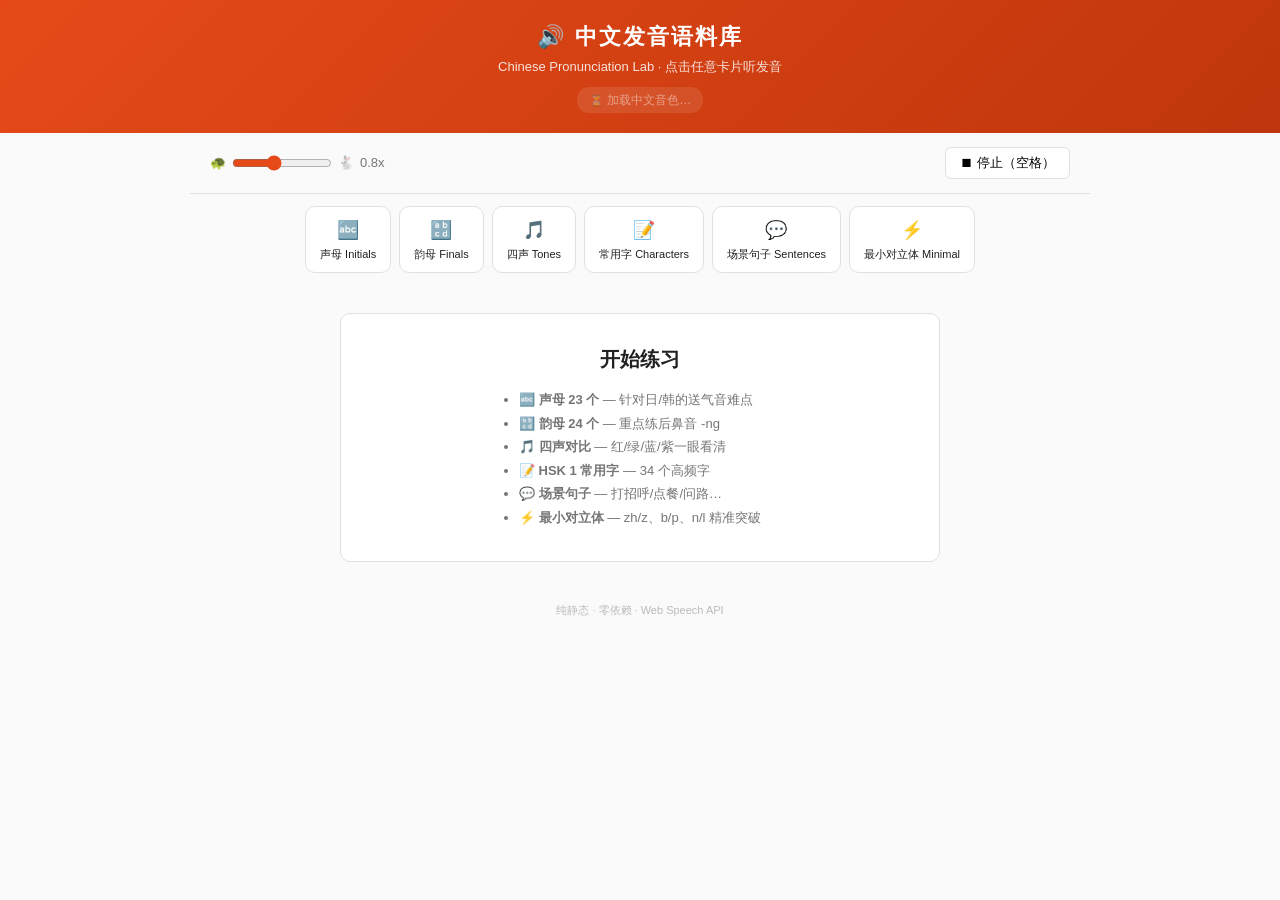
<file: index.html>
<!DOCTYPE html>
<html lang="zh-CN">
<head>
  <meta charset="UTF-8">
  <meta name="viewport" content="width=device-width, initial-scale=1.0">
  <title>中文发音语料库 · Chinese Pronunciation Lab</title>
  <link rel="icon" href="data:image/svg+xml,<svg xmlns=%22http://www.w3.org/2000/svg%22 viewBox=%220 0 100 100%22><text y=%22.9em%22 font-size=%2290%22>🔊</text></svg>">
  <link rel="stylesheet" href="css/base.css">
  <link rel="stylesheet" href="css/layout.css">
</head>
<body>

  <header class="site-header">
    <h1>🔊 中文发音语料库</h1>
    <p>Chinese Pronunciation Lab · 点击任意卡片听发音</p>
    <span id="voice-badge" class="voice-badge">⏳ 加载中文音色…</span>
  </header>

  <div class="controls" id="controls"></div>

  <nav class="site-nav" id="nav"></nav>

  <div class="home-intro">
    <h2>开始练习</h2>
    <ul>
      <li>🔤 <strong>声母 23 个</strong> — 针对日/韩的送气音难点</li>
      <li>🔡 <strong>韵母 24 个</strong> — 重点练后鼻音 -ng</li>
      <li>🎵 <strong>四声对比</strong> — 红/绿/蓝/紫一眼看清</li>
      <li>📝 <strong>HSK 1 常用字</strong> — 34 个高频字</li>
      <li>💬 <strong>场景句子</strong> — 打招呼/点餐/问路…</li>
      <li>⚡ <strong>最小对立体</strong> — zh/z、b/p、n/l 精准突破</li>
    </ul>
  </div>

  <footer>纯静态 · 零依赖 · Web Speech API</footer>

  <!-- JS: data → services → render → app -->
  <script src="js/data/initials.js"></script>
  <script src="js/data/finals.js"></script>
  <script src="js/data/tones.js"></script>
  <script src="js/data/characters.js"></script>
  <script src="js/data/scenes.js"></script>
  <script src="js/data/minimal.js"></script>
  <script src="js/data/index.js"></script>
  <script src="js/data/augment.js"></script>
  <script src="js/services/speech.js"></script>
  <script src="js/services/storage.js"></script>
  <script src="js/render/shared.js"></script>
  <script>
    // 首页特殊：只渲染 header + nav + controls
    Speech.onReady((voice) => {
      const badge = document.getElementById('voice-badge');
      badge.textContent = '🎙 ' + voice.name;
      badge.classList.add('ready');
    });
    if (!Speech.supported) badge.textContent = '❌ 不支持 Web Speech API';
    const prefs = Prefs.load();
    RenderShared.renderNav(document.getElementById('nav'), null);
    RenderShared.renderControls(
      document.getElementById('controls'),
      prefs,
      (rate) => Prefs.save({ ...prefs, rate }),
      () => { Speech.stop(); document.querySelectorAll('.playing').forEach(el => el.classList.remove('playing')); }
    );
    document.addEventListener('keydown', (e) => {
      if (e.code === 'Space' && !['INPUT','TEXTAREA'].includes(e.target.tagName)) {
        e.preventDefault(); Speech.stop();
      }
    });
  </script>

</body>
</html>
</file>
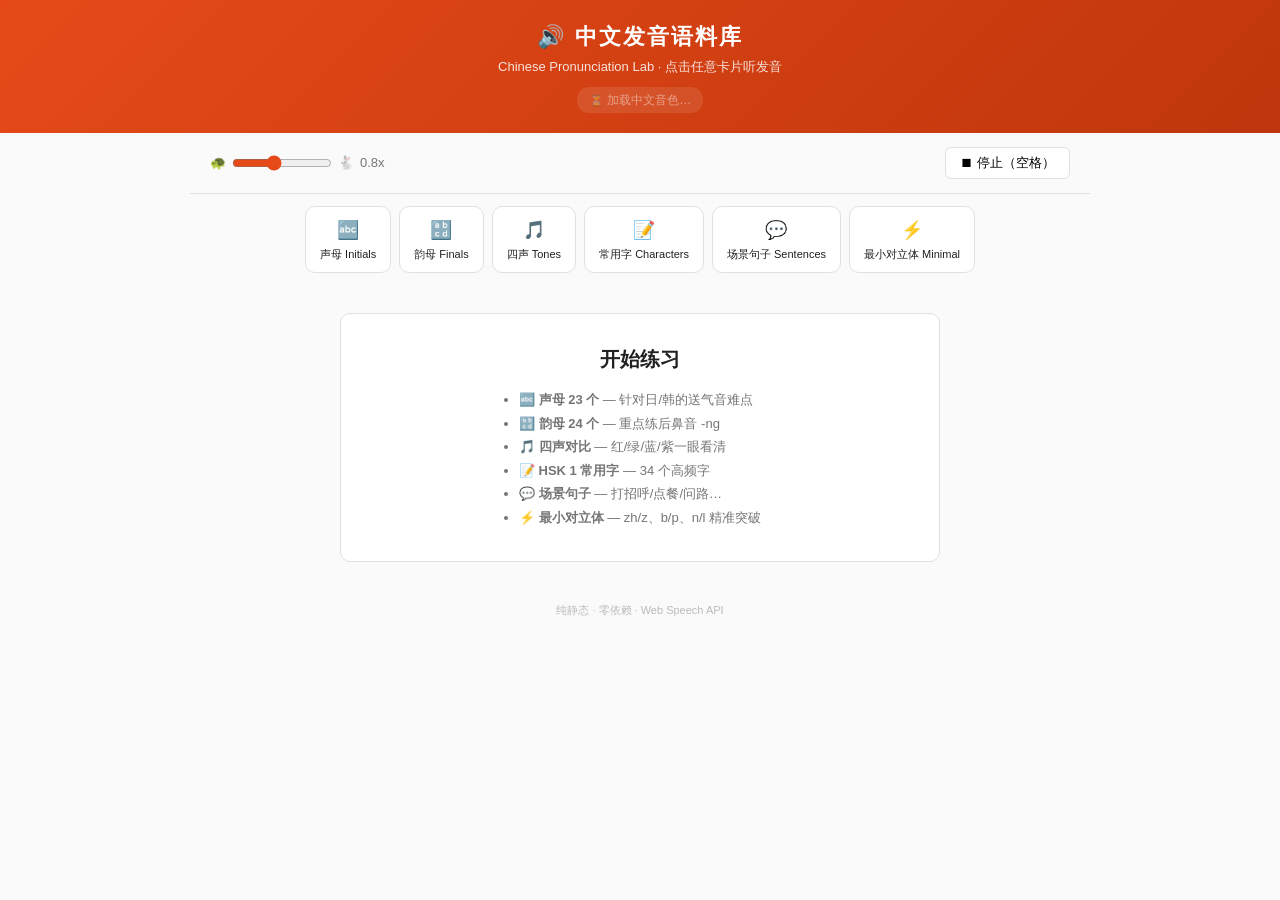
<file: public/index.html>
<!DOCTYPE html>
<html lang="zh-CN">
<head>
  <meta charset="UTF-8">
  <meta name="viewport" content="width=device-width, initial-scale=1.0">
  <title>中文发音语料库 · Chinese Pronunciation Lab</title>
  <link rel="icon" href="data:image/svg+xml,<svg xmlns=%22http://www.w3.org/2000/svg%22 viewBox=%220 0 100 100%22><text y=%22.9em%22 font-size=%2290%22>🔊</text></svg>">
  <link rel="stylesheet" href="css/base.css">
  <link rel="stylesheet" href="css/layout.css">
</head>
<body>

  <header class="site-header">
    <h1>🔊 中文发音语料库</h1>
    <p>Chinese Pronunciation Lab · 点击任意卡片听发音</p>
    <span id="voice-badge" class="voice-badge">⏳ 加载中文音色…</span>
  </header>

  <div class="controls" id="controls"></div>

  <nav class="site-nav" id="nav"></nav>

  <div class="home-intro">
    <h2>开始练习</h2>
    <ul>
      <li>🔤 <strong>声母 23 个</strong> — 针对日/韩的送气音难点</li>
      <li>🔡 <strong>韵母 24 个</strong> — 重点练后鼻音 -ng</li>
      <li>🎵 <strong>四声对比</strong> — 红/绿/蓝/紫一眼看清</li>
      <li>📝 <strong>HSK 1 常用字</strong> — 34 个高频字</li>
      <li>💬 <strong>场景句子</strong> — 打招呼/点餐/问路…</li>
      <li>⚡ <strong>最小对立体</strong> — zh/z、b/p、n/l 精准突破</li>
    </ul>
  </div>

  <footer>纯静态 · 零依赖 · Web Speech API</footer>

  <!-- JS: data → services → render → app -->
  <script src="js/data/initials.js"></script>
  <script src="js/data/finals.js"></script>
  <script src="js/data/tones.js"></script>
  <script src="js/data/characters.js"></script>
  <script src="js/data/scenes.js"></script>
  <script src="js/data/minimal.js"></script>
  <script src="js/data/index.js"></script>
  <script src="js/services/speech.js"></script>
  <script src="js/services/storage.js"></script>
  <script src="js/render/shared.js"></script>
  <script>
    // 首页特殊：只渲染 header + nav + controls
    Speech.onReady((voice) => {
      const badge = document.getElementById('voice-badge');
      badge.textContent = '🎙 ' + voice.name;
      badge.classList.add('ready');
    });
    if (!Speech.supported) badge.textContent = '❌ 不支持 Web Speech API';
    const prefs = Prefs.load();
    RenderShared.renderNav(document.getElementById('nav'), null);
    RenderShared.renderControls(
      document.getElementById('controls'),
      prefs,
      (rate) => Prefs.save({ ...prefs, rate }),
      () => { Speech.stop(); document.querySelectorAll('.playing').forEach(el => el.classList.remove('playing')); }
    );
    document.addEventListener('keydown', (e) => {
      if (e.code === 'Space' && !['INPUT','TEXTAREA'].includes(e.target.tagName)) {
        e.preventDefault(); Speech.stop();
      }
    });
  </script>

</body>
</html>
</file>
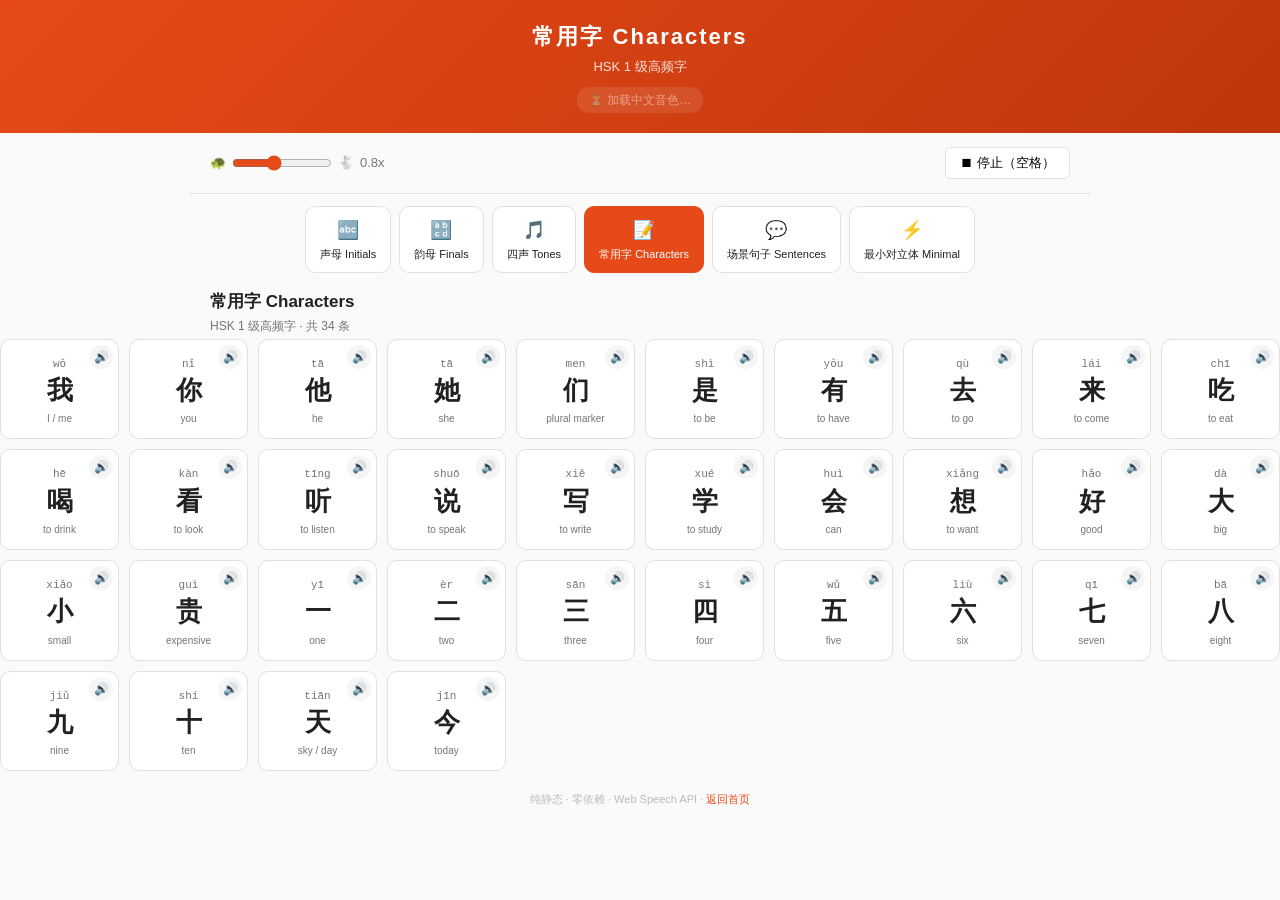
<file: pages/characters.html>
<!DOCTYPE html>
<html lang="zh-CN" data-page="characters">
<head>
  <meta charset="UTF-8">
  <meta name="viewport" content="width=device-width, initial-scale=1.0">
  <title>characters · 中文发音语料库</title>
  <link rel="icon" href="../">
  <link rel="stylesheet" href="../css/base.css">
  <link rel="stylesheet" href="../css/layout.css">
  <link rel="stylesheet" href="../css/cards.css">
</head>
<body data-page="characters">

  <header class="site-header" id="header"></header>
  <div class="controls" id="controls"></div>
  <nav class="site-nav" id="nav"></nav>
  <div class="group-header" id="group-header"></div>
  <main class="site-main" id="cards"></main>
  <footer>纯静态 · 零依赖 · Web Speech API · <a href="../index.html">返回首页</a></footer>

  <!-- JS: data -->
  <script src="../js/data/initials.js"></script>
  <script src="../js/data/finals.js"></script>
  <script src="../js/data/tones.js"></script>
  <script src="../js/data/characters.js"></script>
  <script src="../js/data/scenes.js"></script>
  <script src="../js/data/minimal.js"></script>
  <script src="../js/data/index.js"></script>
  <script src="../js/data/augment.js"></script>
  <!-- services -->
  <script src="../js/services/speech.js"></script>
  <script src="../js/services/storage.js"></script>
  <!-- render -->
  <script src="../js/render/shared.js"></script>
  <script src="../js/render/cards.js"></script>
  <script src="../js/render/pairs.js"></script>
  <!-- app entry -->
  <script src="../js/app.js"></script>
</body>
</html>
</file>
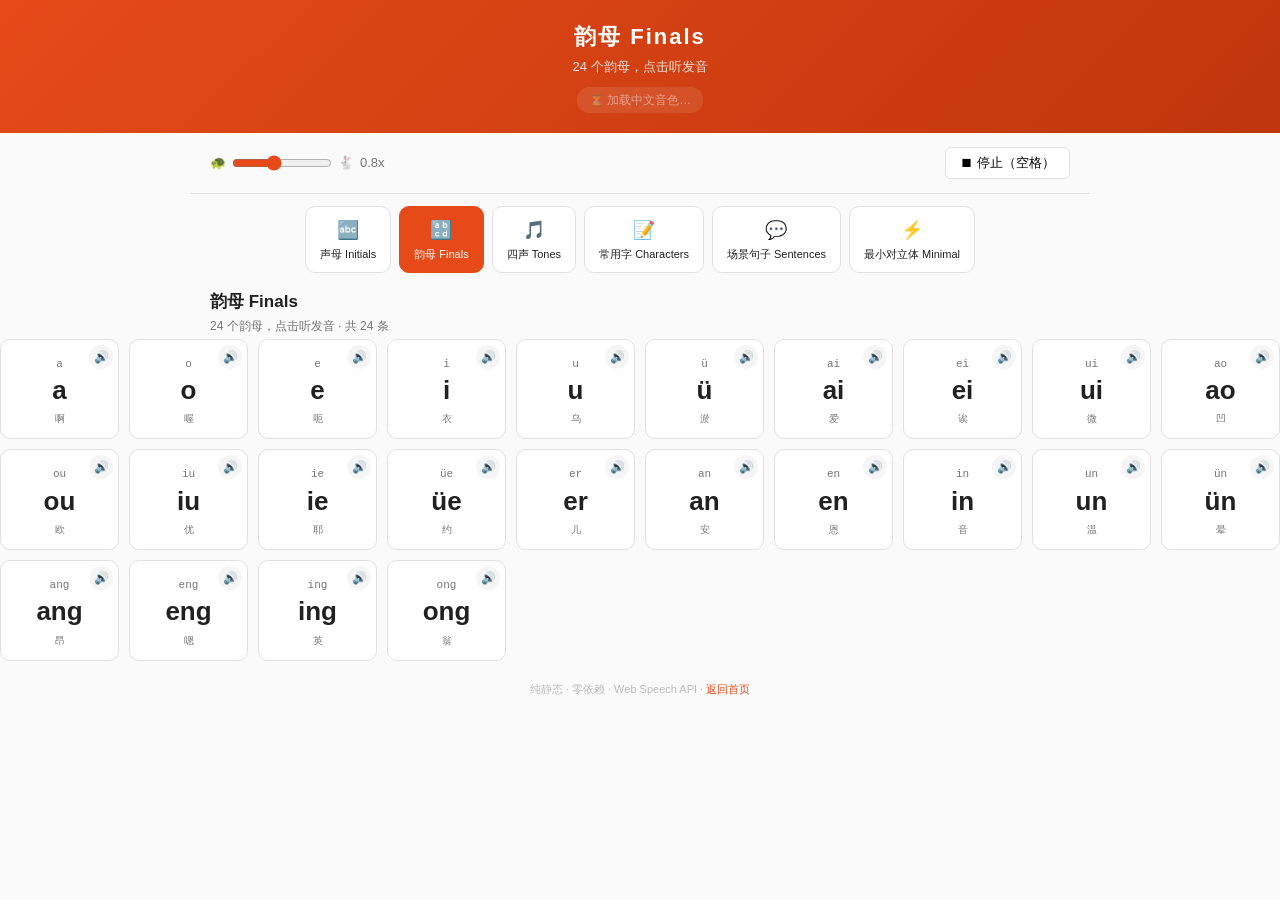
<file: pages/finals.html>
<!DOCTYPE html>
<html lang="zh-CN" data-page="finals">
<head>
  <meta charset="UTF-8">
  <meta name="viewport" content="width=device-width, initial-scale=1.0">
  <title>finals · 中文发音语料库</title>
  <link rel="icon" href="../">
  <link rel="stylesheet" href="../css/base.css">
  <link rel="stylesheet" href="../css/layout.css">
  <link rel="stylesheet" href="../css/cards.css">
</head>
<body data-page="finals">

  <header class="site-header" id="header"></header>
  <div class="controls" id="controls"></div>
  <nav class="site-nav" id="nav"></nav>
  <div class="group-header" id="group-header"></div>
  <main class="site-main" id="cards"></main>
  <footer>纯静态 · 零依赖 · Web Speech API · <a href="../index.html">返回首页</a></footer>

  <!-- JS: data -->
  <script src="../js/data/initials.js"></script>
  <script src="../js/data/finals.js"></script>
  <script src="../js/data/tones.js"></script>
  <script src="../js/data/characters.js"></script>
  <script src="../js/data/scenes.js"></script>
  <script src="../js/data/minimal.js"></script>
  <script src="../js/data/index.js"></script>
  <script src="../js/data/augment.js"></script>
  <!-- services -->
  <script src="../js/services/speech.js"></script>
  <script src="../js/services/storage.js"></script>
  <!-- render -->
  <script src="../js/render/shared.js"></script>
  <script src="../js/render/cards.js"></script>
  <script src="../js/render/pairs.js"></script>
  <!-- app entry -->
  <script src="../js/app.js"></script>
</body>
</html>
</file>
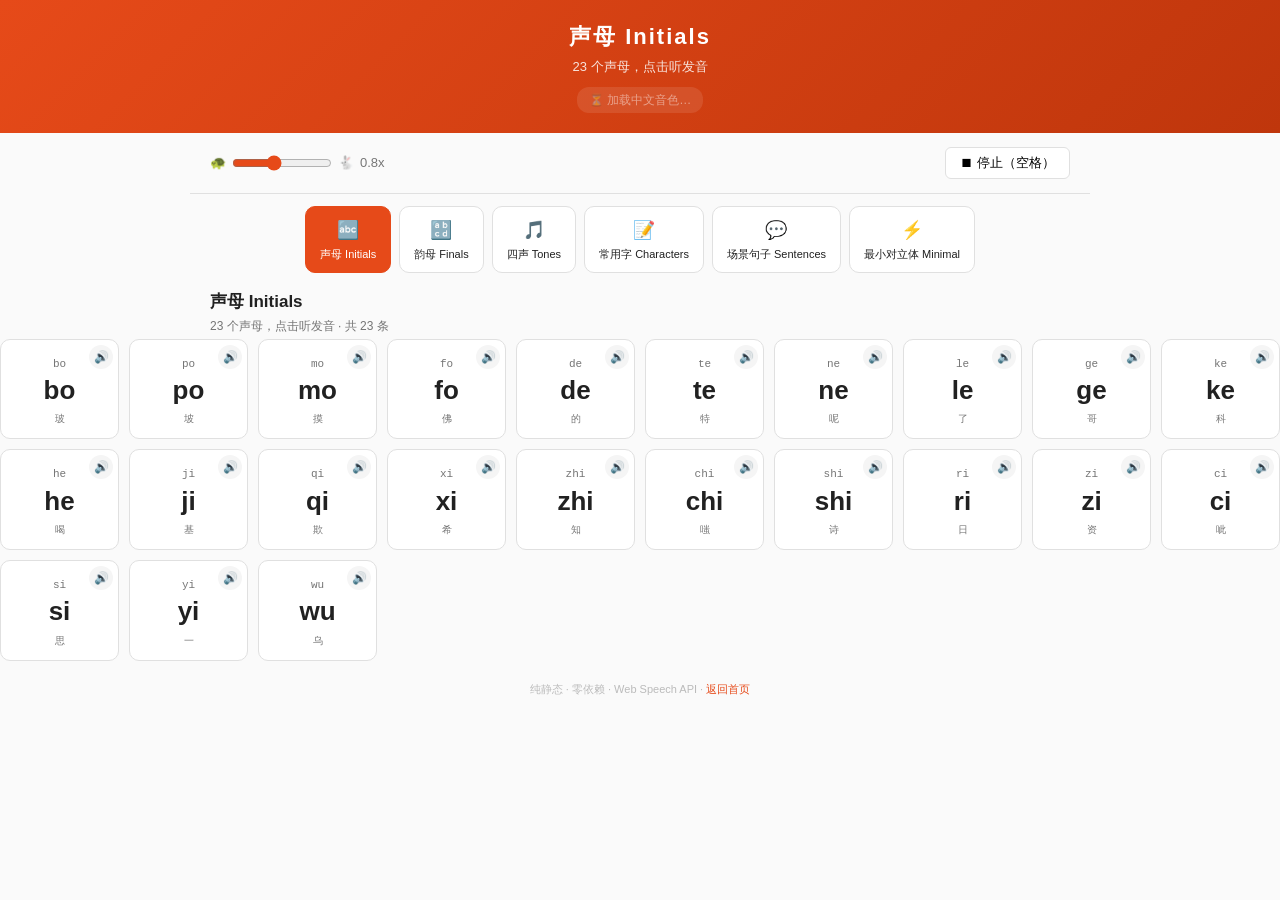
<file: pages/initials.html>
<!DOCTYPE html>
<html lang="zh-CN" data-page="initials">
<head>
  <meta charset="UTF-8">
  <meta name="viewport" content="width=device-width, initial-scale=1.0">
  <title>initials · 中文发音语料库</title>
  <link rel="icon" href="../">
  <link rel="stylesheet" href="../css/base.css">
  <link rel="stylesheet" href="../css/layout.css">
  <link rel="stylesheet" href="../css/cards.css">
</head>
<body data-page="initials">

  <header class="site-header" id="header"></header>
  <div class="controls" id="controls"></div>
  <nav class="site-nav" id="nav"></nav>
  <div class="group-header" id="group-header"></div>
  <main class="site-main" id="cards"></main>
  <footer>纯静态 · 零依赖 · Web Speech API · <a href="../index.html">返回首页</a></footer>

  <!-- JS: data -->
  <script src="../js/data/initials.js"></script>
  <script src="../js/data/finals.js"></script>
  <script src="../js/data/tones.js"></script>
  <script src="../js/data/characters.js"></script>
  <script src="../js/data/scenes.js"></script>
  <script src="../js/data/minimal.js"></script>
  <script src="../js/data/index.js"></script>
  <script src="../js/data/augment.js"></script>
  <!-- services -->
  <script src="../js/services/speech.js"></script>
  <script src="../js/services/storage.js"></script>
  <!-- render -->
  <script src="../js/render/shared.js"></script>
  <script src="../js/render/cards.js"></script>
  <script src="../js/render/pairs.js"></script>
  <!-- app entry -->
  <script src="../js/app.js"></script>
</body>
</html>
</file>
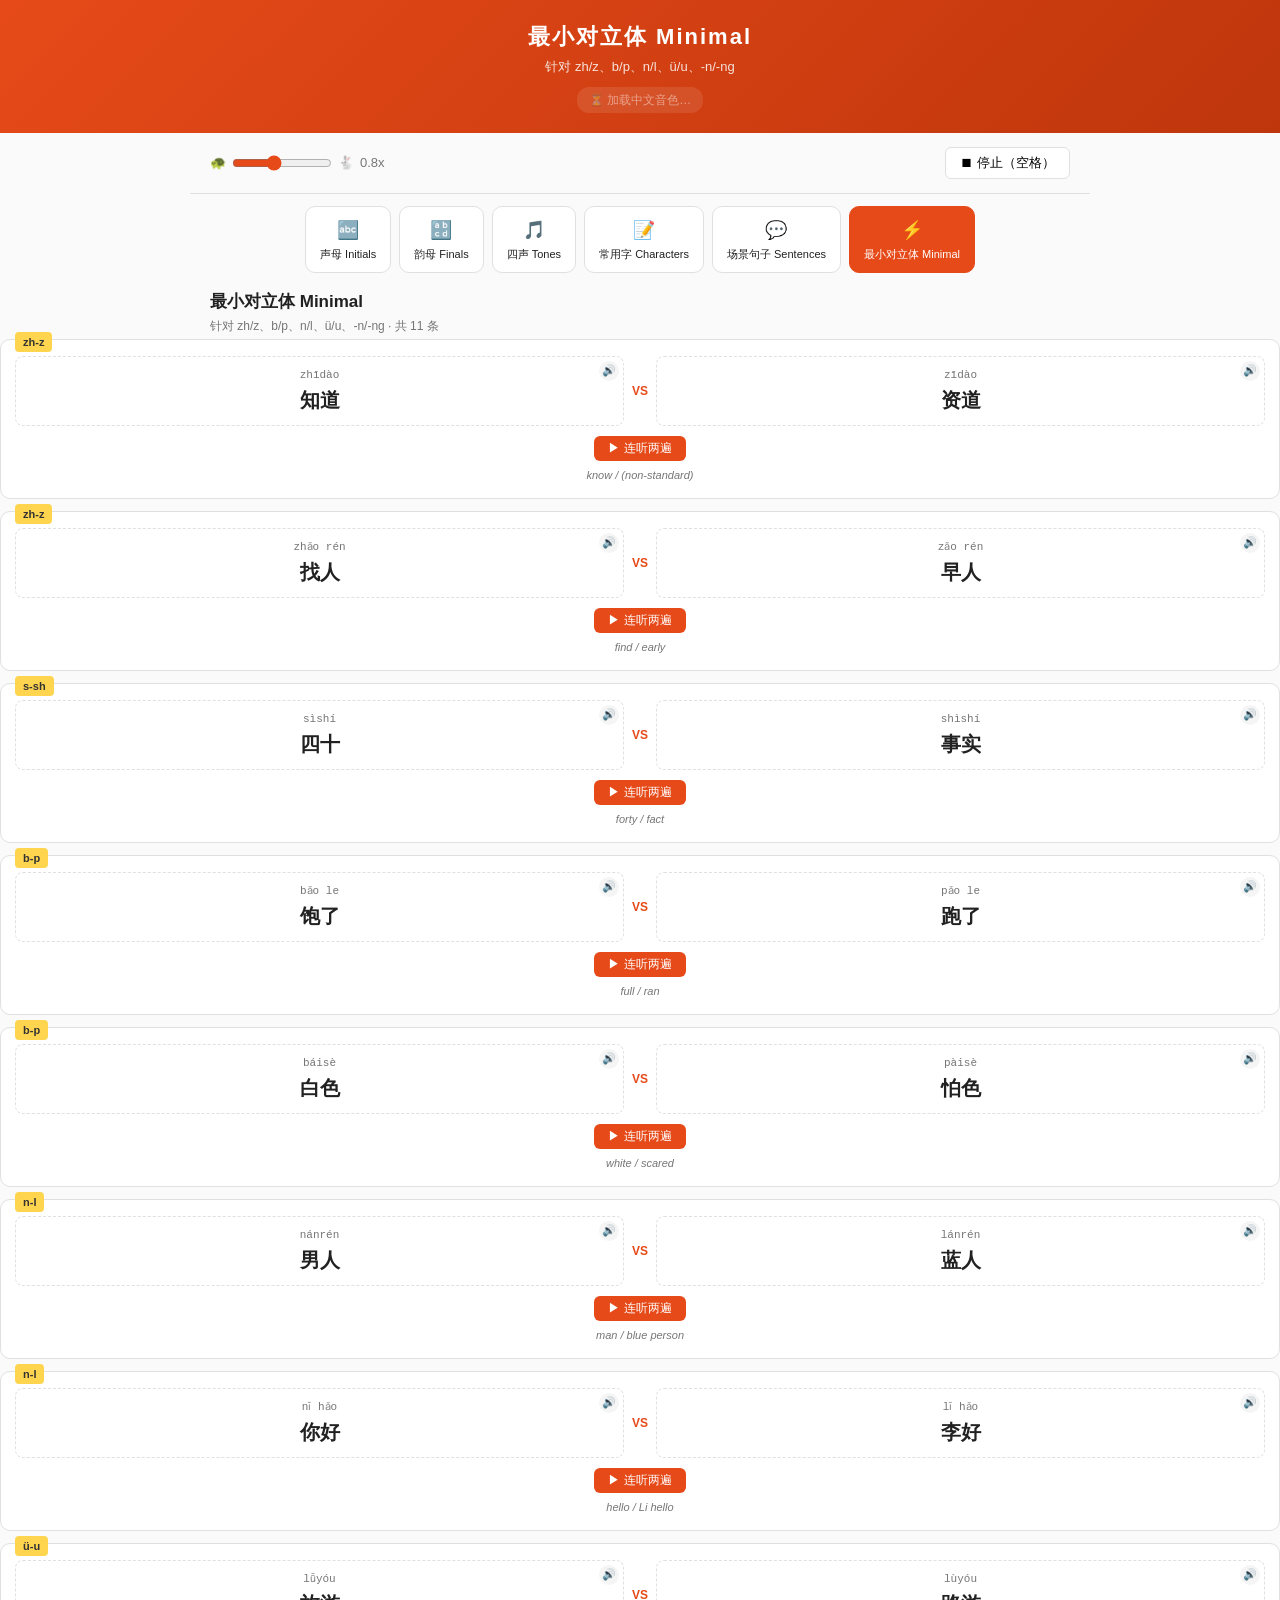
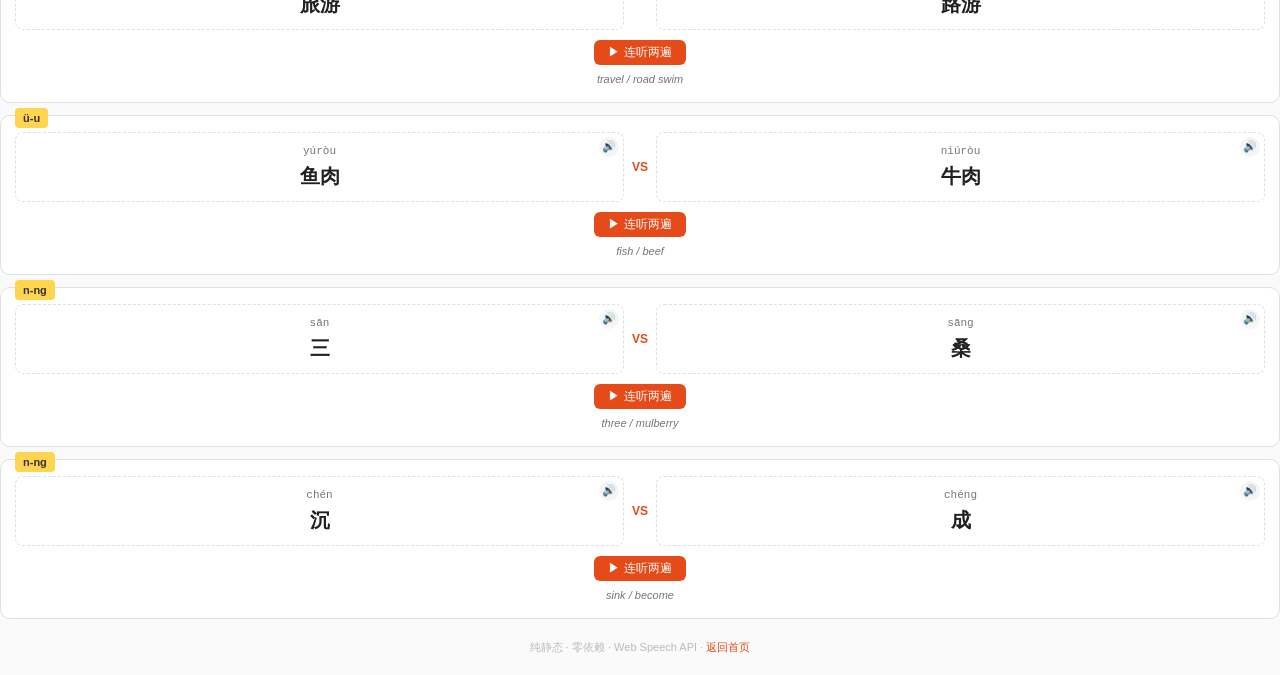
<file: pages/minimal.html>
<!DOCTYPE html>
<html lang="zh-CN" data-page="minimal">
<head>
  <meta charset="UTF-8">
  <meta name="viewport" content="width=device-width, initial-scale=1.0">
  <title>minimal · 中文发音语料库</title>
  <link rel="icon" href="../">
  <link rel="stylesheet" href="../css/base.css">
  <link rel="stylesheet" href="../css/layout.css">
  <link rel="stylesheet" href="../css/pairs.css">
</head>
<body data-page="minimal">

  <header class="site-header" id="header"></header>
  <div class="controls" id="controls"></div>
  <nav class="site-nav" id="nav"></nav>
  <div class="group-header" id="group-header"></div>
  <main class="site-main" id="cards"></main>
  <footer>纯静态 · 零依赖 · Web Speech API · <a href="../index.html">返回首页</a></footer>

  <!-- JS: data -->
  <script src="../js/data/initials.js"></script>
  <script src="../js/data/finals.js"></script>
  <script src="../js/data/tones.js"></script>
  <script src="../js/data/characters.js"></script>
  <script src="../js/data/scenes.js"></script>
  <script src="../js/data/minimal.js"></script>
  <script src="../js/data/index.js"></script>
  <script src="../js/data/augment.js"></script>
  <!-- services -->
  <script src="../js/services/speech.js"></script>
  <script src="../js/services/storage.js"></script>
  <!-- render -->
  <script src="../js/render/shared.js"></script>
  <script src="../js/render/cards.js"></script>
  <script src="../js/render/pairs.js"></script>
  <!-- app entry -->
  <script src="../js/app.js"></script>
</body>
</html>
</file>
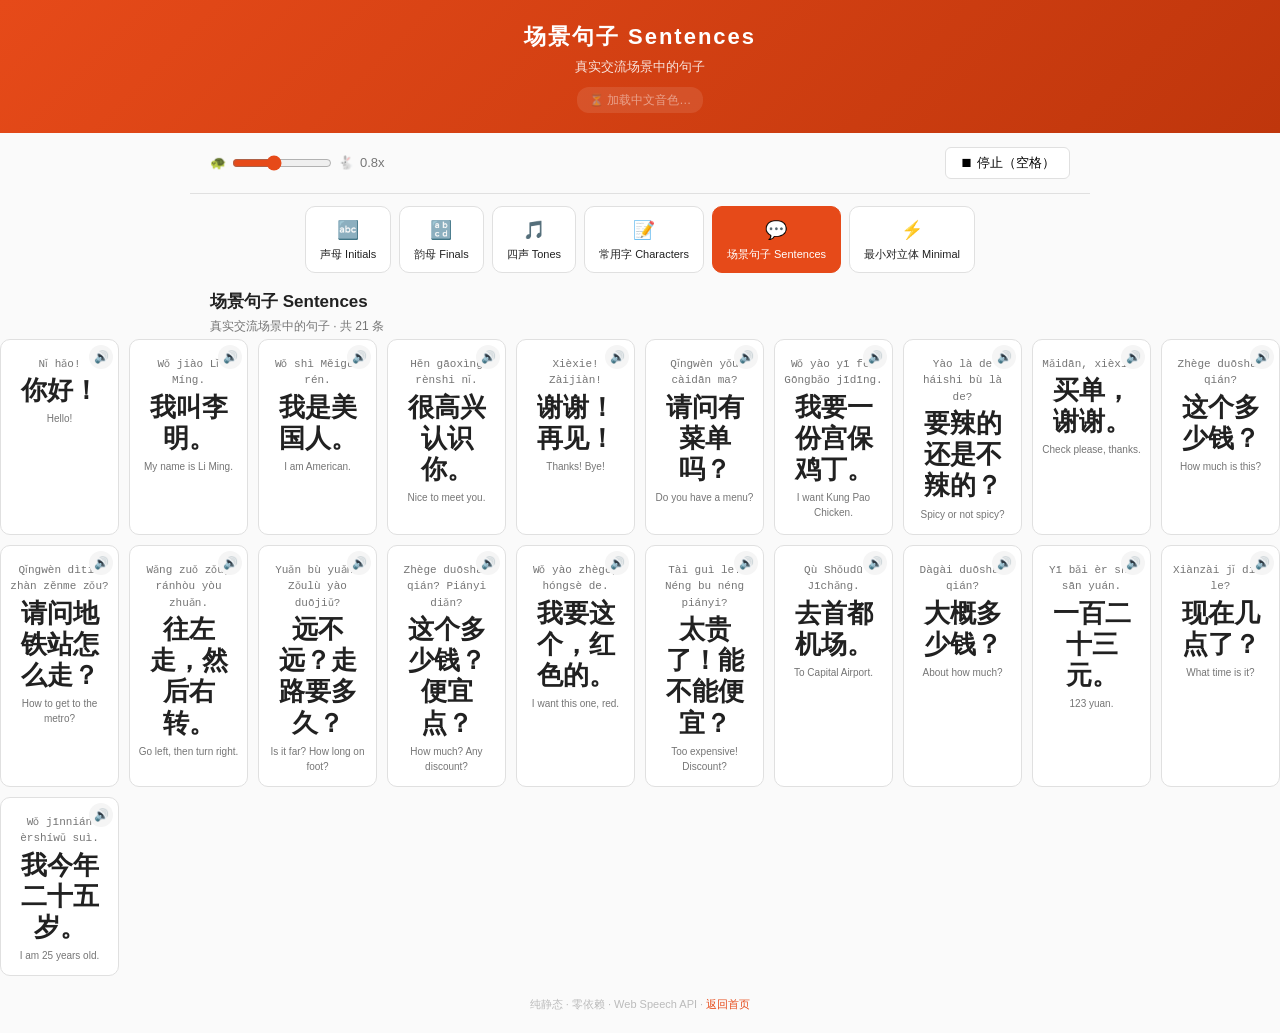
<file: pages/scenes.html>
<!DOCTYPE html>
<html lang="zh-CN" data-page="scenes">
<head>
  <meta charset="UTF-8">
  <meta name="viewport" content="width=device-width, initial-scale=1.0">
  <title>scenes · 中文发音语料库</title>
  <link rel="icon" href="../">
  <link rel="stylesheet" href="../css/base.css">
  <link rel="stylesheet" href="../css/layout.css">
  <link rel="stylesheet" href="../css/cards.css">
</head>
<body data-page="scenes">

  <header class="site-header" id="header"></header>
  <div class="controls" id="controls"></div>
  <nav class="site-nav" id="nav"></nav>
  <div class="group-header" id="group-header"></div>
  <main class="site-main" id="cards"></main>
  <footer>纯静态 · 零依赖 · Web Speech API · <a href="../index.html">返回首页</a></footer>

  <!-- JS: data -->
  <script src="../js/data/initials.js"></script>
  <script src="../js/data/finals.js"></script>
  <script src="../js/data/tones.js"></script>
  <script src="../js/data/characters.js"></script>
  <script src="../js/data/scenes.js"></script>
  <script src="../js/data/minimal.js"></script>
  <script src="../js/data/index.js"></script>
  <script src="../js/data/augment.js"></script>
  <!-- services -->
  <script src="../js/services/speech.js"></script>
  <script src="../js/services/storage.js"></script>
  <!-- render -->
  <script src="../js/render/shared.js"></script>
  <script src="../js/render/cards.js"></script>
  <script src="../js/render/pairs.js"></script>
  <!-- app entry -->
  <script src="../js/app.js"></script>
</body>
</html>
</file>
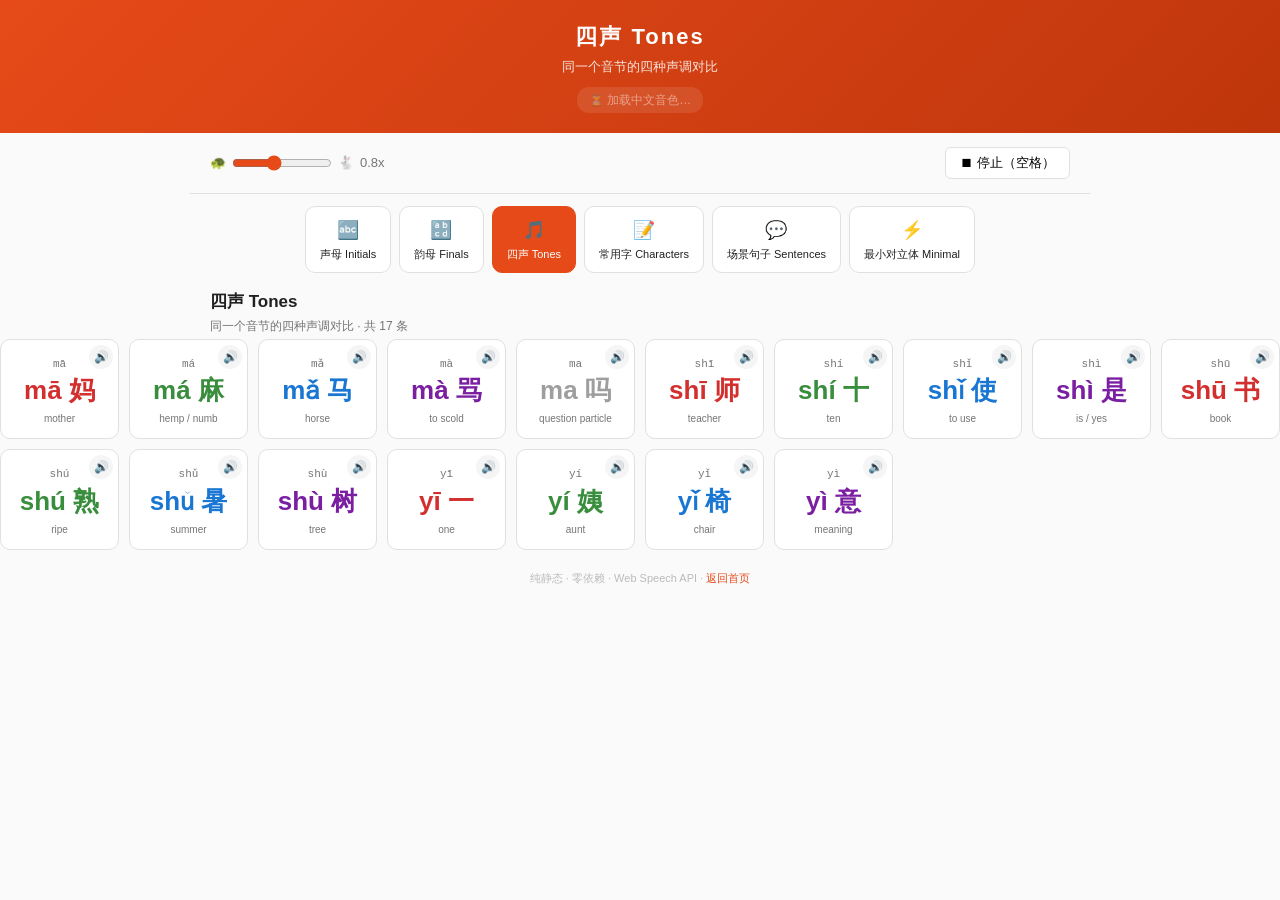
<file: pages/tones.html>
<!DOCTYPE html>
<html lang="zh-CN" data-page="tones">
<head>
  <meta charset="UTF-8">
  <meta name="viewport" content="width=device-width, initial-scale=1.0">
  <title>tones · 中文发音语料库</title>
  <link rel="icon" href="../">
  <link rel="stylesheet" href="../css/base.css">
  <link rel="stylesheet" href="../css/layout.css">
  <link rel="stylesheet" href="../css/cards.css">
</head>
<body data-page="tones">

  <header class="site-header" id="header"></header>
  <div class="controls" id="controls"></div>
  <nav class="site-nav" id="nav"></nav>
  <div class="group-header" id="group-header"></div>
  <main class="site-main" id="cards"></main>
  <footer>纯静态 · 零依赖 · Web Speech API · <a href="../index.html">返回首页</a></footer>

  <!-- JS: data -->
  <script src="../js/data/initials.js"></script>
  <script src="../js/data/finals.js"></script>
  <script src="../js/data/tones.js"></script>
  <script src="../js/data/characters.js"></script>
  <script src="../js/data/scenes.js"></script>
  <script src="../js/data/minimal.js"></script>
  <script src="../js/data/index.js"></script>
  <script src="../js/data/augment.js"></script>
  <!-- services -->
  <script src="../js/services/speech.js"></script>
  <script src="../js/services/storage.js"></script>
  <!-- render -->
  <script src="../js/render/shared.js"></script>
  <script src="../js/render/cards.js"></script>
  <script src="../js/render/pairs.js"></script>
  <!-- app entry -->
  <script src="../js/app.js"></script>
</body>
</html>
</file>
<file: css/base.css>
/* ===== base.css · 变量 + reset + 通用 ===== */

:root {
  --primary: #e64a19;
  --primary-dark: #bf360c;
  --accent: #ffd54f;
  --bg: #fafafa;
  --card-bg: #fff;
  --text: #212121;
  --text-dim: #757575;
  --border: #e0e0e0;
  --tone-1: #d32f2f;
  --tone-2: #388e3c;
  --tone-3: #1976d2;
  --tone-4: #7b1fa2;
  --tone-5: #9e9e9e;
  --radius: 10px;
}

* { box-sizing: border-box; margin: 0; padding: 0; }

html, body {
  font-family: -apple-system, BlinkMacSystemFont, 'Segoe UI', 'PingFang SC',
               'Microsoft YaHei', Roboto, sans-serif;
  background: var(--bg);
  color: var(--text);
  line-height: 1.5;
  min-height: 100vh;
  overflow-x: hidden;
  overflow-y: auto;
}

a { color: var(--primary); text-decoration: none; }
a:hover { text-decoration: underline; }

button { font-family: inherit; cursor: pointer; }

/* 声调颜色类 */
.tone-1 .card-text { color: var(--tone-1); }
.tone-2 .card-text { color: var(--tone-2); }
.tone-3 .card-text { color: var(--tone-3); }
.tone-4 .card-text { color: var(--tone-4); }
.tone-5 .card-text { color: var(--tone-5); }

/* 播放脉冲 */
.playing {
  animation: pulse 0.6s ease-in-out;
}
@keyframes pulse {
  0%, 100% { transform: scale(1); }
  50% { transform: scale(1.04); }
}

/* 不支持警告 */
.warning {
  text-align: center;
  padding: 60px 20px;
  color: var(--text-dim);
}
.warning h2 { color: var(--primary); margin-bottom: 12px; }
</file>
<file: css/layout.css>
/* ===== layout.css · Header + Nav + Controls ===== */

/* Header */
.site-header {
  background: linear-gradient(135deg, var(--primary), var(--primary-dark));
  color: #fff;
  padding: 20px;
  text-align: center;
}
.site-header h1 { font-size: 22px; font-weight: 700; letter-spacing: 2px; }
.site-header p { font-size: 13px; opacity: 0.85; margin-top: 4px; }

.voice-badge {
  display: inline-block;
  margin-top: 10px;
  padding: 4px 12px;
  background: rgba(255,255,255,0.2);
  border-radius: 12px;
  font-size: 12px;
  opacity: 0.5;
}
.voice-badge.ready { opacity: 1; }

/* Controls */
.controls {
  max-width: 900px;
  margin: 0 auto;
  padding: 14px 20px;
  display: flex;
  justify-content: space-between;
  align-items: center;
  flex-wrap: wrap;
  gap: 12px;
  border-bottom: 1px solid var(--border);
}
.rate-control {
  display: flex;
  align-items: center;
  gap: 6px;
  font-size: 13px;
  color: var(--text-dim);
}
.rate-control input[type=range] {
  width: 100px;
  accent-color: var(--primary);
}
.stop-btn {
  padding: 6px 14px;
  border: 1px solid var(--border);
  background: #fff;
  border-radius: 6px;
  font-size: 13px;
  transition: all 0.2s;
}
.stop-btn:hover {
  background: #ffebee;
  border-color: var(--primary);
  color: var(--primary);
}

/* Nav */
.site-nav {
  max-width: 900px;
  margin: 0 auto;
  padding: 12px 12px 0;
  display: flex;
  flex-wrap: wrap;
  gap: 8px;
  justify-content: center;
}
.nav-btn {
  display: flex;
  flex-direction: column;
  align-items: center;
  gap: 2px;
  padding: 10px 14px;
  border: 1px solid var(--border);
  background: #fff;
  border-radius: var(--radius);
  text-decoration: none;
  color: var(--text);
  transition: all 0.15s;
  min-width: 68px;
}
.nav-btn:hover { border-color: var(--primary); transform: translateY(-1px); }
.nav-btn.active,
.nav-btn:hover {
  background: var(--primary);
  border-color: var(--primary);
  color: #fff;
}
.nav-icon { font-size: 18px; }
.nav-label { font-size: 11px; font-weight: 500; }

/* Group Header */
.group-header {
  max-width: 900px;
  margin: 16px auto 4px;
  padding: 0 20px;
}
.group-header h2 { font-size: 17px; }
.group-header p { font-size: 12px; color: var(--text-dim); margin-top: 2px; }

/* Main container */
.site-main {
  max-width: 900px;
  margin: 0 auto;
  padding: 8px 20px 60px;
}

footer {
  text-align: center;
  padding: 20px;
  color: #bbb;
  font-size: 11px;
}

/* 首页 intro */
.home-intro {
  max-width: 600px;
  margin: 40px auto 20px;
  text-align: center;
  padding: 30px 20px;
  background: #fff;
  border-radius: var(--radius);
  border: 1px solid var(--border);
}
.home-intro h2 { font-size: 20px; margin-bottom: 12px; }
.home-intro ul { text-align: left; display: inline-block; font-size: 13px; color: var(--text-dim); }
.home-intro li { margin: 4px 0; }
</file>
<file: public/css/base.css>
/* ===== base.css · 变量 + reset + 通用 ===== */

:root {
  --primary: #e64a19;
  --primary-dark: #bf360c;
  --accent: #ffd54f;
  --bg: #fafafa;
  --card-bg: #fff;
  --text: #212121;
  --text-dim: #757575;
  --border: #e0e0e0;
  --tone-1: #d32f2f;
  --tone-2: #388e3c;
  --tone-3: #1976d2;
  --tone-4: #7b1fa2;
  --tone-5: #9e9e9e;
  --radius: 10px;
}

* { box-sizing: border-box; margin: 0; padding: 0; }

html, body {
  font-family: -apple-system, BlinkMacSystemFont, 'Segoe UI', 'PingFang SC',
               'Microsoft YaHei', Roboto, sans-serif;
  background: var(--bg);
  color: var(--text);
  line-height: 1.5;
  min-height: 100vh;
}

a { color: var(--primary); text-decoration: none; }
a:hover { text-decoration: underline; }

button { font-family: inherit; cursor: pointer; }

/* 声调颜色类 */
.tone-1 .card-text { color: var(--tone-1); }
.tone-2 .card-text { color: var(--tone-2); }
.tone-3 .card-text { color: var(--tone-3); }
.tone-4 .card-text { color: var(--tone-4); }
.tone-5 .card-text { color: var(--tone-5); }

/* 播放脉冲 */
.playing {
  animation: pulse 0.6s ease-in-out;
}
@keyframes pulse {
  0%, 100% { transform: scale(1); }
  50% { transform: scale(1.04); }
}

/* 不支持警告 */
.warning {
  text-align: center;
  padding: 60px 20px;
  color: var(--text-dim);
}
.warning h2 { color: var(--primary); margin-bottom: 12px; }
</file>
<file: public/css/layout.css>
/* ===== layout.css · Header + Nav + Controls ===== */

/* Header */
.site-header {
  background: linear-gradient(135deg, var(--primary), var(--primary-dark));
  color: #fff;
  padding: 20px;
  text-align: center;
}
.site-header h1 { font-size: 22px; font-weight: 700; letter-spacing: 2px; }
.site-header p { font-size: 13px; opacity: 0.85; margin-top: 4px; }

.voice-badge {
  display: inline-block;
  margin-top: 10px;
  padding: 4px 12px;
  background: rgba(255,255,255,0.2);
  border-radius: 12px;
  font-size: 12px;
  opacity: 0.5;
}
.voice-badge.ready { opacity: 1; }

/* Controls */
.controls {
  max-width: 900px;
  margin: 0 auto;
  padding: 14px 20px;
  display: flex;
  justify-content: space-between;
  align-items: center;
  flex-wrap: wrap;
  gap: 12px;
  border-bottom: 1px solid var(--border);
}
.rate-control {
  display: flex;
  align-items: center;
  gap: 6px;
  font-size: 13px;
  color: var(--text-dim);
}
.rate-control input[type=range] {
  width: 100px;
  accent-color: var(--primary);
}
.stop-btn {
  padding: 6px 14px;
  border: 1px solid var(--border);
  background: #fff;
  border-radius: 6px;
  font-size: 13px;
  transition: all 0.2s;
}
.stop-btn:hover {
  background: #ffebee;
  border-color: var(--primary);
  color: var(--primary);
}

/* Nav */
.site-nav {
  max-width: 900px;
  margin: 0 auto;
  padding: 12px 12px 0;
  display: flex;
  flex-wrap: wrap;
  gap: 8px;
  justify-content: center;
}
.nav-btn {
  display: flex;
  flex-direction: column;
  align-items: center;
  gap: 2px;
  padding: 10px 14px;
  border: 1px solid var(--border);
  background: #fff;
  border-radius: var(--radius);
  text-decoration: none;
  color: var(--text);
  transition: all 0.15s;
  min-width: 68px;
}
.nav-btn:hover { border-color: var(--primary); transform: translateY(-1px); }
.nav-btn.active,
.nav-btn:hover {
  background: var(--primary);
  border-color: var(--primary);
  color: #fff;
}
.nav-icon { font-size: 18px; }
.nav-label { font-size: 11px; font-weight: 500; }

/* Group Header */
.group-header {
  max-width: 900px;
  margin: 16px auto 4px;
  padding: 0 20px;
}
.group-header h2 { font-size: 17px; }
.group-header p { font-size: 12px; color: var(--text-dim); margin-top: 2px; }

/* Main container */
.site-main {
  max-width: 900px;
  margin: 0 auto;
  padding: 8px 20px 60px;
}

footer {
  text-align: center;
  padding: 20px;
  color: #bbb;
  font-size: 11px;
}

/* 首页 intro */
.home-intro {
  max-width: 600px;
  margin: 40px auto 20px;
  text-align: center;
  padding: 30px 20px;
  background: #fff;
  border-radius: var(--radius);
  border: 1px solid var(--border);
}
.home-intro h2 { font-size: 20px; margin-bottom: 12px; }
.home-intro ul { text-align: left; display: inline-block; font-size: 13px; color: var(--text-dim); }
.home-intro li { margin: 4px 0; }
</file>
<file: css/cards.css>
/* ===== cards.css · 卡片网格 ===== */

.cards-grid {
  display: grid;
  grid-template-columns: repeat(auto-fill, minmax(110px, 1fr));
  gap: 10px;
}

.card {
  position: relative;
  background: var(--card-bg);
  border: 1px solid var(--border);
  border-radius: var(--radius);
  padding: 16px 8px 12px;
  text-align: center;
  cursor: pointer;
  transition: all 0.15s;
  user-select: none;
}
.card:hover {
  border-color: var(--primary);
  box-shadow: 0 2px 8px rgba(230,74,25,0.12);
  transform: translateY(-2px);
}
.card.playing {
  background: #fff3e0;
  border-color: var(--primary);
}

.card .play-btn {
  position: absolute;
  top: 5px;
  right: 5px;
  width: 24px;
  height: 24px;
  border: none;
  background: #f5f5f5;
  border-radius: 50%;
  font-size: 12px;
  display: flex;
  align-items: center;
  justify-content: center;
  transition: background 0.2s;
}
.card .play-btn:hover { background: var(--primary); }

.card-pinyin {
  font-size: 11px;
  color: var(--text-dim);
  margin-bottom: 3px;
  font-family: 'Courier New', monospace;
}
.card-text {
  font-size: 26px;
  font-weight: 600;
  line-height: 1.2;
}
.card-sub {
  font-size: 10px;
  color: var(--text-dim);
  margin-top: 5px;
}
</file>
<file: css/pairs.css>
/* ===== pairs.css · 最小对立体 ===== */

.pairs-list {
  display: flex;
  flex-direction: column;
  gap: 12px;
}

.pair {
  background: #fff;
  border: 1px solid var(--border);
  border-radius: var(--radius);
  padding: 14px;
  position: relative;
}
.pair-contrast {
  position: absolute;
  top: -8px;
  left: 14px;
  background: var(--accent);
  color: #333;
  font-size: 11px;
  font-weight: 700;
  padding: 2px 8px;
  border-radius: 4px;
}

.pair-items {
  display: flex;
  align-items: center;
  justify-content: center;
  gap: 8px;
  margin-top: 2px;
}
.pair-item {
  flex: 1;
  text-align: center;
  padding: 10px;
  border: 1px dashed var(--border);
  border-radius: 8px;
  cursor: pointer;
  position: relative;
  transition: all 0.15s;
}
.pair-item:hover { border-color: var(--primary); background: #fff8f0; }
.pair-item.playing { background: #fff3e0; border-color: var(--primary); }
.pair-item .play-btn {
  position: absolute;
  top: 4px;
  right: 4px;
  width: 20px;
  height: 20px;
  border: none;
  background: #f5f5f5;
  border-radius: 50%;
  font-size: 11px;
}

.pair-py { font-size: 11px; color: var(--text-dim); font-family: monospace; }
.pair-text { font-size: 20px; font-weight: 600; margin-top: 2px; }

.vs {
  font-weight: 700;
  color: var(--primary);
  font-size: 12px;
}

.pair-play-all {
  display: block;
  margin: 10px auto 0;
  padding: 4px 14px;
  background: var(--primary);
  color: #fff;
  border: none;
  border-radius: 6px;
  font-size: 12px;
  transition: background 0.2s;
}
.pair-play-all:hover { background: var(--primary-dark); }

.pair-meaning {
  text-align: center;
  font-size: 11px;
  color: var(--text-dim);
  margin-top: 6px;
  font-style: italic;
}

/* 响应式 */
@media (max-width: 480px) {
  .cards-grid { grid-template-columns: repeat(auto-fill, minmax(90px, 1fr)); gap: 8px; }
  .card { padding: 12px 6px 10px; }
  .card-text { font-size: 22px; }
  .nav-btn { padding: 8px 8px; min-width: 56px; }
  .nav-label { font-size: 10px; }
}
</file>
